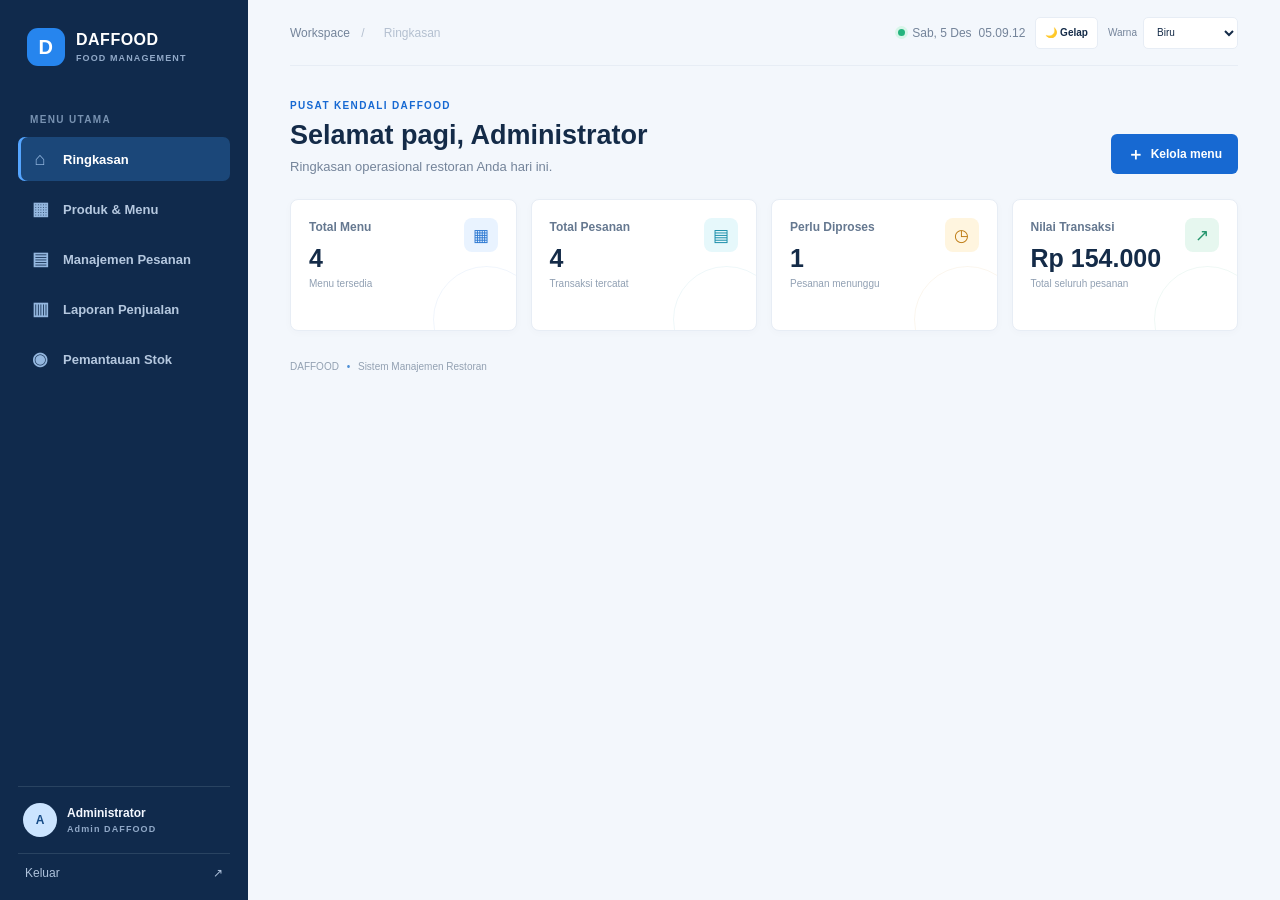
<file: dashboard.html>
<!DOCTYPE html>
<html lang="id">
<head>
    <meta charset="UTF-8">
    <meta name="viewport" content="width=device-width, initial-scale=1.0">
    <meta name="theme-color" content="#f3f7fc">
    <title>Dashboard | DAFFOOD</title>
    <link rel="stylesheet" href="css/style.css">
</head>
<body class="dashboard-page">
    <div class="dashboard-layout">
        <aside class="sidebar">
            <a class="sidebar-brand" href="index.html" aria-label="DAFFOOD beranda">
                <span class="brand-mark">D</span>
                <span>DAFFOOD<small>FOOD MANAGEMENT</small></span>
            </a>
            <p class="sidebar-label">MENU UTAMA</p>
            <nav class="sidebar-menu" aria-label="Navigasi utama">
                <a class="nav-link active" href="#overview"><span class="nav-icon">⌂</span>Ringkasan</a>
                <a class="nav-link" href="#menu"><span class="nav-icon">▦</span>Produk & Menu</a>
                <a class="nav-link" href="#transactions"><span class="nav-icon">▤</span>Manajemen Pesanan</a>
                <a class="nav-link" href="#reports"><span class="nav-icon">▥</span>Laporan Penjualan</a>
                <a class="nav-link" href="#inventory"><span class="nav-icon">◉</span>Pemantauan Stok</a>
            </nav>
            <div class="sidebar-bottom">
                <div class="profile-chip"><span class="profile-avatar" id="profile-avatar">A</span><span><strong id="profile-name">Administrator</strong><small>Admin DAFFOOD</small></span></div>
                <a class="logout-link" href="login.html" data-confirm="Apakah Anda yakin ingin keluar dari DAFFOOD?" data-clear-session="true">Keluar <span aria-hidden="true">↗</span></a>
            </div>
        </aside>

        <main class="main-content">
            <header class="topbar">
                <div class="breadcrumb">Workspace <span>/</span> <span id="current-view-label">Ringkasan</span></div>
                <div class="dashboard-tools">
                    <!-- DOM 4: jam dan tanggal diperbarui otomatis selama dashboard terbuka. -->
                    <div class="topbar-date"><span class="status-dot"></span><span id="live-date"></span><time id="live-clock"></time></div>
                    <!-- DOM 2: tombol ini mengubah dashboard antara mode terang dan gelap. -->
                    <button class="theme-toggle" id="theme-toggle" type="button" aria-pressed="false">🌙 Gelap</button>
                    <!-- DOM 3: pilihan ini mengganti warna dasar dashboard. -->
                    <label class="theme-picker">Warna
                        <select id="color-theme" aria-label="Pilih warna tema">
                            <option value="blue">Biru</option>
                            <option value="green">Hijau</option>
                            <option value="cream">Cream</option>
                            <option value="slate">Abu-abu tua</option>
                            <option value="purple">Ungu</option>
                        </select>
                    </label>
                </div>
            </header>

            <section class="dashboard-view is-active" id="overview" aria-label="Ringkasan">
                <div class="page-intro">
                    <div><p class="eyebrow">PUSAT KENDALI DAFFOOD</p><!-- DOM 1: sapaan menyesuaikan waktu lokal saat pengguna membuka dashboard. --><h1 id="greeting-title">Selamat datang, Admin</h1><p class="intro-copy">Ringkasan operasional restoran Anda hari ini.</p></div>
                    <a class="primary-button" href="#menu"><span aria-hidden="true">＋</span> Kelola menu</a>
                </div>
                <section class="stats-grid" aria-label="Ringkasan operasional">
                    <article class="stat-card stat-blue"><span class="stat-icon">▦</span><p>Total Menu</p><strong id="stat-menu">0</strong><small>Menu tersedia</small></article>
                    <article class="stat-card stat-cyan"><span class="stat-icon">▤</span><p>Total Pesanan</p><strong id="stat-orders">0</strong><small>Transaksi tercatat</small></article>
                    <article class="stat-card stat-amber"><span class="stat-icon">◷</span><p>Perlu Diproses</p><strong id="stat-pending">0</strong><small>Pesanan menunggu</small></article>
                    <article class="stat-card stat-green"><span class="stat-icon">↗</span><p>Nilai Transaksi</p><strong id="stat-revenue">Rp0</strong><small>Total seluruh pesanan</small></article>
                </section>
            </section>

            <section class="dashboard-view" id="menu" aria-label="Produk dan menu">
                <div class="page-intro"><div><p class="eyebrow">KATALOG RESTORAN</p><h1>Produk & Menu</h1><p class="intro-copy">Kelola hidangan, kategori, harga, dan ketersediaan stok.</p></div><button class="primary-button" type="button" data-create="menu"><span aria-hidden="true">＋</span> Tambah menu</button></div>
                <section class="data-section feature-section" aria-label="Daftar produk dan menu">
                    <div class="table-toolbar"><label class="search-box"><span aria-hidden="true">⌕</span><input id="menu-search" type="search" placeholder="Cari nama atau kategori..." aria-label="Cari menu"></label><span class="table-count" id="menu-count"></span></div>
                    <div class="table-wrap"><table>
                        <thead><tr><th>Nama menu</th><th>Kategori</th><th>Harga</th><th>Stok</th><th>Status</th><th class="action-heading">Aksi</th></tr></thead>
                        <tbody id="menu-rows"></tbody>
                    </table></div>
                </section>
            </section>

            <section class="dashboard-view" id="transactions" aria-label="Manajemen pesanan">
                <div class="page-intro"><div><p class="eyebrow">OPERASIONAL PESANAN</p><h1>Manajemen Pesanan</h1><p class="intro-copy">Cari pesanan, ubah status, atau unduh transaksi.</p></div><button class="primary-button" type="button" data-create="transaction"><span aria-hidden="true">＋</span> Tambah pesanan</button></div>
                <section class="data-section feature-section" aria-label="Daftar pesanan">
                    <div class="table-toolbar transaction-toolbar">
                        <label class="search-box"><span aria-hidden="true">⌕</span><input id="transaction-search" type="search" placeholder="Cari pelanggan atau menu..." aria-label="Cari pesanan"></label>
                        <div class="transaction-tools">
                            <select class="filter-select" id="transaction-status-filter" aria-label="Filter status pesanan"><option value="">Semua status</option><option>Menunggu</option><option>Diproses</option><option>Selesai</option></select>
                            <button class="outline-button" id="export-transactions" type="button"><span aria-hidden="true">↓</span> Unduh CSV</button>
                            <span class="table-count" id="transaction-count"></span>
                        </div>
                    </div>
                    <div class="table-wrap"><table>
                        <thead><tr><th>ID pesanan</th><th>Pelanggan</th><th>Menu</th><th>Jumlah</th><th>Total</th><th>Status</th><th class="action-heading">Aksi</th></tr></thead>
                        <tbody id="transaction-rows"></tbody>
                    </table></div>
                </section>
            </section>

            <section class="dashboard-view" id="reports" aria-label="Laporan penjualan">
                <div class="page-intro"><div><p class="eyebrow">ANALISIS PENJUALAN</p><h1>Laporan Penjualan</h1><p class="intro-copy">Pantau nilai pesanan harian selama tujuh hari terakhir.</p></div></div>
                <article class="insight-panel sales-panel report-panel">
                    <div class="insight-heading"><div><p class="eyebrow">PERFORMA BISNIS</p><h2>Penjualan 7 Hari</h2><p>Nilai pesanan harian dalam satu minggu terakhir.</p></div><span class="insight-icon sales-icon">↗</span></div>
                    <div class="sales-summary"><strong id="weekly-revenue">Rp0</strong><span><b id="weekly-orders">0</b> pesanan minggu ini</span></div>
                    <div class="sales-chart" id="sales-chart" role="img" aria-label="Grafik nilai pesanan tujuh hari terakhir"></div>
                    <button class="outline-button" id="report-note-button" type="button">Tambah catatan laporan</button>
                    <p class="intro-copy" id="report-note" aria-live="polite"></p>
                </article>
            </section>

            <section class="dashboard-view" id="inventory" aria-label="Pemantauan stok">
                <div class="page-intro"><div><p class="eyebrow">KONTROL PERSEDIAAN</p><h1>Pemantauan Stok</h1><p class="intro-copy">Daftar menu yang perlu segera diisi ulang.</p></div><a class="primary-button" href="#menu">Kelola menu <span aria-hidden="true">→</span></a></div>
                <article class="insight-panel inventory-panel inventory-view-panel">
                    <div class="insight-heading"><div><p class="eyebrow">PERLU PERHATIAN</p><h2>Stok Menipis</h2><p>Menu dengan stok 5 porsi atau kurang.</p></div><span class="insight-icon inventory-icon">!</span></div>
                    <div class="stock-alert-list" id="stock-alert-list"></div>
                    <a class="text-link" href="#menu">Buka pengelolaan menu <span aria-hidden="true">→</span></a>
                </article>
            </section>
            <footer class="dashboard-footer">DAFFOOD <span>•</span> Sistem Manajemen Restoran</footer>
        </main>
    </div>

    <dialog class="form-dialog" id="data-dialog" aria-labelledby="dialog-title">
        <form id="data-form">
            <div class="dialog-heading"><div><p class="eyebrow">FORMULIR DATA</p><h2 id="dialog-title">Tambah data</h2></div><button class="icon-button" type="button" id="dialog-close" aria-label="Tutup">×</button></div>
            <div class="dialog-fields" id="dialog-fields"></div>
            <div class="dialog-actions"><button class="secondary-button" type="button" id="dialog-cancel">Batal</button><button class="primary-button" type="submit">Simpan data</button></div>
        </form>
    </dialog>
    <div class="toast" id="toast" role="status" aria-live="polite"></div>

    <script src="js/common.js"></script>
    <script>
        const initialMenu = [
            { id: 'm1', name: 'Nasi Ayam Bakar', category: 'Makanan utama', price: 28000, stock: 18 },
            { id: 'm2', name: 'Soto Betawi', category: 'Makanan utama', price: 32000, stock: 12 },
            { id: 'm3', name: 'Es Kopi Susu', category: 'Minuman', price: 18000, stock: 24 },
            { id: 'm4', name: 'Pisang Goreng', category: 'Camilan', price: 16000, stock: 15 }
        ];
        const dateKey = (date) => `${date.getFullYear()}-${String(date.getMonth() + 1).padStart(2, '0')}-${String(date.getDate()).padStart(2, '0')}`;
        const dateForDaysAgo = (daysAgo) => {
            const date = new Date();
            date.setHours(12, 0, 0, 0);
            date.setDate(date.getDate() - daysAgo);
            return dateKey(date);
        };
        const initialTransactions = [
            { id: 'DF-2401', customer: 'Nadia Putri', menuId: 'm1', quantity: 2, status: 'Diproses', createdAt: dateForDaysAgo(0) },
            { id: 'DF-2402', customer: 'Rizky Pratama', menuId: 'm3', quantity: 1, status: 'Selesai', createdAt: dateForDaysAgo(1) },
            { id: 'DF-2403', customer: 'Dewi Anggraini', menuId: 'm2', quantity: 1, status: 'Menunggu', createdAt: dateForDaysAgo(3) },
            { id: 'DF-2404', customer: 'Bima Saputra', menuId: 'm4', quantity: 3, status: 'Diproses', createdAt: dateForDaysAgo(5) }
        ];
        const readData = (key, fallback) => {
            try { return JSON.parse(localStorage.getItem(key)) || fallback; }
            catch { return fallback; }
        };
        let menuItems = readData('daffood-menu', initialMenu);
        let transactions = readData('daffood-transactions', initialTransactions).map((item) => ({ ...item, createdAt: item.createdAt || dateForDaysAgo(0), stockDeducted: Boolean(item.stockDeducted) }));
        let activeType = '';
        let editingId = null;
        let toastTimer;
        const lowStockThreshold = 5;
        let reportNote = '';

        const escapeHtml = (value) => String(value).replace(/[&<>"']/g, (character) => ({ '&': '&amp;', '<': '&lt;', '>': '&gt;', '"': '&quot;', "'": '&#39;' })[character]);
        const rupiah = (value) => new Intl.NumberFormat('id-ID', { style: 'currency', currency: 'IDR', maximumFractionDigits: 0 }).format(value);
        const persist = () => {
            localStorage.setItem('daffood-menu', JSON.stringify(menuItems));
            localStorage.setItem('daffood-transactions', JSON.stringify(transactions));
        };
        const menuById = (id) => menuItems.find((item) => item.id === id);
        const showToast = (message, type = 'success') => {
            const toast = document.getElementById('toast');
            toast.textContent = message;
            toast.classList.toggle('toast-error', type === 'error');
            toast.classList.add('visible');
            clearTimeout(toastTimer);
            toastTimer = setTimeout(() => toast.classList.remove('visible'), 2600);
        };
        // TUGAS BAB 4 - Web Storage mempertahankan catatan operasional laporan di perangkat pengguna.
        try {
            reportNote = localStorage.getItem('daffood-report-note') || '';
        } catch (error) {
            showToast('Catatan laporan tidak dapat dibaca dari penyimpanan browser.', 'error');
        }
        // DOM 1: ubah sapaan sesuai waktu lokal pengguna.
        function updateGreeting() {
            const hour = new Date().getHours();
            const greeting = hour < 11 ? 'Selamat pagi' : hour < 15 ? 'Selamat siang' : hour < 18 ? 'Selamat sore' : 'Selamat malam';
            const name = document.getElementById('profile-name').textContent;
            document.getElementById('greeting-title').textContent = `${greeting}, ${name}`;
        }

        // DOM 5: isi identitas profil dari Web Storage tanpa menyimpan kata sandi.
        try {
            const session = JSON.parse(localStorage.getItem('daffood-session') || 'null');
            if (session?.name) {
                document.getElementById('profile-name').textContent = session.name;
                document.getElementById('profile-avatar').textContent = session.name.trim().charAt(0).toLocaleUpperCase('id');
            }
        } catch (error) {
            showToast('Profil tidak dapat dibaca dari penyimpanan browser.', 'error');
        }

        // DOM 2 dan DOM 3: simpan preferensi tampilan dan terapkan ke halaman.
        const colorTheme = document.getElementById('color-theme');
        const themeToggle = document.getElementById('theme-toggle');
        const availableColorThemes = ['blue', 'green', 'cream', 'slate', 'purple'];
        const savedMode = localStorage.getItem('daffood-theme-mode');
        const savedColorTheme = localStorage.getItem('daffood-color-theme');
        function applyAppearance(mode, color) {
            document.body.dataset.mode = mode;
            document.body.dataset.colorTheme = color;
            themeToggle.textContent = mode === 'dark' ? '☀ Terang' : '🌙 Gelap';
            themeToggle.setAttribute('aria-pressed', String(mode === 'dark'));
            colorTheme.value = color;
        }
        let currentMode = savedMode === 'dark' ? 'dark' : 'light';
        let currentColorTheme = availableColorThemes.includes(savedColorTheme) ? savedColorTheme : 'blue';
        applyAppearance(currentMode, currentColorTheme);
        themeToggle.addEventListener('click', () => {
            currentMode = currentMode === 'dark' ? 'light' : 'dark';
            applyAppearance(currentMode, currentColorTheme);
            try {
                localStorage.setItem('daffood-theme-mode', currentMode);
            } catch (error) {
                showToast('Preferensi tema tidak dapat disimpan.', 'error');
            }
        });
        colorTheme.addEventListener('change', () => {
            currentColorTheme = colorTheme.value;
            document.body.dataset.colorTheme = currentColorTheme;
            try {
                localStorage.setItem('daffood-color-theme', currentColorTheme);
            } catch (error) {
                showToast('Preferensi warna tidak dapat disimpan.', 'error');
            }
        });

        // DOM 4: tampilkan tanggal dan jam lokal secara langsung.
        function updateClock() {
            const now = new Date();
            document.getElementById('live-date').textContent = now.toLocaleDateString('id-ID', { weekday: 'short', day: 'numeric', month: 'short' });
            document.getElementById('live-clock').textContent = now.toLocaleTimeString('id-ID', { hour: '2-digit', minute: '2-digit', second: '2-digit' });
        }
        updateGreeting();
        updateClock();
        setInterval(updateGreeting, 60_000);
        setInterval(updateClock, 1_000);
        const actionButtons = (type, id) => `<div class="row-actions"><button class="icon-button edit-button" type="button" data-edit="${type}" data-id="${escapeHtml(id)}" aria-label="Edit">✎</button><button class="icon-button delete-button" type="button" data-delete="${type}" data-id="${escapeHtml(id)}" aria-label="Hapus">×</button></div>`;
        const compactRupiah = (value) => value >= 1000000 ? `${(value / 1000000).toFixed(1)} jt` : value >= 1000 ? `${Math.round(value / 1000)} rb` : String(value);

        function getFilteredTransactions() {
            const query = document.getElementById('transaction-search').value.toLocaleLowerCase('id');
            const status = document.getElementById('transaction-status-filter').value;
            return transactions.filter((item) => {
                const matchesQuery = `${item.id} ${item.customer} ${menuById(item.menuId)?.name || ''}`.toLocaleLowerCase('id').includes(query);
                return matchesQuery && (!status || item.status === status);
            });
        }

        function renderInsights() {
            const salesDays = Array.from({ length: 7 }, (_, index) => {
                const date = new Date();
                date.setHours(12, 0, 0, 0);
                date.setDate(date.getDate() - 6 + index);
                return { key: dateKey(date), label: date.toLocaleDateString('id-ID', { weekday: 'short' }), fullDate: date.toLocaleDateString('id-ID', { day: 'numeric', month: 'short' }), revenue: 0, orders: 0 };
            });
            const salesByDate = new Map(salesDays.map((day) => [day.key, day]));
            transactions.forEach((item) => {
                const day = salesByDate.get(item.createdAt);
                if (!day) return;
                day.revenue += (menuById(item.menuId)?.price || 0) * item.quantity;
                day.orders += 1;
            });
            const weeklyRevenue = salesDays.reduce((sum, day) => sum + day.revenue, 0);
            const weeklyOrders = salesDays.reduce((sum, day) => sum + day.orders, 0);
            const peakRevenue = Math.max(...salesDays.map((day) => day.revenue), 1);
            document.getElementById('weekly-revenue').textContent = rupiah(weeklyRevenue);
            document.getElementById('weekly-orders').textContent = weeklyOrders;
            document.getElementById('sales-chart').innerHTML = salesDays.map((day) => {
                const height = day.revenue ? Math.max(8, day.revenue / peakRevenue * 100) : 0;
                return `<div class="sales-day" title="${day.fullDate}: ${rupiah(day.revenue)}"><span class="bar-value">${day.revenue ? compactRupiah(day.revenue) : ' '}</span><div class="bar-track"><span class="sales-bar" style="height: ${height}%"></span></div><span class="day-label">${day.label}</span></div>`;
            }).join('');

            const lowStockItems = menuItems.filter((item) => Number(item.stock) <= lowStockThreshold).sort((first, second) => first.stock - second.stock);
            document.getElementById('stock-alert-list').innerHTML = lowStockItems.length ? lowStockItems.slice(0, 4).map((item) => `<div class="stock-alert-item"><span class="stock-alert-mark">!</span><span class="stock-alert-name"><strong>${escapeHtml(item.name)}</strong><small>${escapeHtml(item.category)}</small></span><span class="stock-quantity">${item.stock} porsi</span></div>`).join('') : '<div class="stock-clear"><span>✓</span><p>Stok aman.<small>Tidak ada menu yang perlu diisi ulang.</small></p></div>';
        }

        function exportTransactions() {
            const filtered = getFilteredTransactions();
            if (!filtered.length) {
                showToast('Tidak ada pesanan untuk diekspor.');
                return;
            }
            const rows = [['ID Pesanan', 'Tanggal', 'Pelanggan', 'Menu', 'Jumlah', 'Harga Satuan', 'Total', 'Status']];
            filtered.forEach((item) => {
                const menu = menuById(item.menuId);
                rows.push([item.id, item.createdAt, item.customer, menu?.name || 'Menu dihapus', item.quantity, menu?.price || 0, (menu?.price || 0) * item.quantity, item.status]);
            });
            const csv = '\uFEFF' + rows.map((row) => row.map((value) => {
                const text = String(value ?? '');
                const spreadsheetSafe = /^[=+\-@]/.test(text) ? `'${text}` : text;
                return `"${spreadsheetSafe.replace(/"/g, '""')}"`;
            }).join(',')).join('\r\n');
            const file = new Blob([csv], { type: 'text/csv;charset=utf-8' });
            const url = URL.createObjectURL(file);
            const link = document.createElement('a');
            link.href = url;
            link.download = `daffood-pesanan-${dateForDaysAgo(0)}.csv`;
            link.click();
            URL.revokeObjectURL(url);
            showToast(`${filtered.length} pesanan berhasil diekspor.`);
        }

        const dashboardViewLabels = {
            overview: 'Ringkasan',
            menu: 'Produk & Menu',
            transactions: 'Manajemen Pesanan',
            reports: 'Laporan Penjualan',
            inventory: 'Pemantauan Stok'
        };

        function activateDashboardView(viewId) {
            const activeView = document.getElementById(viewId);
            if (!activeView?.classList.contains('dashboard-view')) return;
            document.querySelectorAll('.dashboard-view').forEach((view) => {
                const isActive = view === activeView;
                view.classList.toggle('is-active', isActive);
                view.setAttribute('aria-hidden', String(!isActive));
            });
            document.querySelectorAll('.nav-link').forEach((link) => {
                const isActive = link.hash === `#${viewId}`;
                link.classList.toggle('active', isActive);
                if (isActive) link.setAttribute('aria-current', 'page');
                else link.removeAttribute('aria-current');
            });
            document.getElementById('current-view-label').textContent = dashboardViewLabels[viewId];
        }

        function navigateToView(viewId) {
            if (!document.getElementById(viewId)?.classList.contains('dashboard-view')) return;
            if (window.location.hash !== `#${viewId}`) window.location.hash = viewId;
            activateDashboardView(viewId);
            window.scrollTo({ top: 0, behavior: 'smooth' });
        }

        function renderDashboard() {
            const menuQuery = document.getElementById('menu-search').value.toLocaleLowerCase('id');
            const menuFiltered = menuItems.filter((item) => `${item.name} ${item.category}`.toLocaleLowerCase('id').includes(menuQuery));
            document.getElementById('menu-rows').innerHTML = menuFiltered.length ? menuFiltered.map((item) => `<tr><td><span class="item-name">${escapeHtml(item.name)}</span></td><td>${escapeHtml(item.category)}</td><td class="price-cell">${rupiah(item.price)}</td><td>${item.stock} porsi</td><td><span class="badge ${item.stock > 0 ? 'badge-available' : 'badge-empty'}">${item.stock > 0 ? 'Tersedia' : 'Habis'}</span></td><td>${actionButtons('menu', item.id)}</td></tr>`).join('') : '<tr><td class="empty-state" colspan="6">Menu tidak ditemukan.</td></tr>';
            document.getElementById('menu-count').textContent = `${menuFiltered.length} dari ${menuItems.length} menu`;

            const transactionFiltered = getFilteredTransactions();
            document.getElementById('transaction-rows').innerHTML = transactionFiltered.length ? transactionFiltered.map((item) => {
                const menu = menuById(item.menuId);
                const total = (menu?.price || 0) * item.quantity;
                const statusClass = item.status === 'Selesai' ? 'badge-done' : item.status === 'Diproses' ? 'badge-progress' : 'badge-pending';
                return `<tr><td><span class="order-id">#${escapeHtml(item.id)}</span></td><td><span class="item-name">${escapeHtml(item.customer)}</span></td><td>${escapeHtml(menu?.name || 'Menu dihapus')}</td><td>${item.quantity}</td><td class="price-cell">${rupiah(total)}</td><td><span class="badge ${statusClass}">${escapeHtml(item.status)}</span></td><td>${actionButtons('transaction', item.id)}</td></tr>`;
            }).join('') : '<tr><td class="empty-state" colspan="7">Pesanan tidak ditemukan.</td></tr>';
            document.getElementById('transaction-count').textContent = `${transactionFiltered.length} dari ${transactions.length} pesanan`;

            document.getElementById('stat-menu').textContent = menuItems.length;
            document.getElementById('stat-orders').textContent = transactions.length;
            document.getElementById('stat-pending').textContent = transactions.filter((item) => item.status === 'Menunggu').length;
            document.getElementById('stat-revenue').textContent = rupiah(transactions.reduce((sum, item) => sum + (menuById(item.menuId)?.price || 0) * item.quantity, 0));
            renderInsights();
            document.getElementById('report-note').textContent = reportNote ? `Catatan: ${reportNote}` : '';
        }

        function openDialog(type, id = null) {
            activeType = type;
            editingId = id;
            const record = id ? (type === 'menu' ? menuById(id) : transactions.find((item) => item.id === id)) : null;
            const fields = document.getElementById('dialog-fields');
            document.getElementById('dialog-title').textContent = `${record ? 'Edit' : 'Tambah'} ${type === 'menu' ? 'menu' : 'pesanan'}`;
            if (type === 'menu') {
                fields.innerHTML = `<label>Nama menu<input name="name" type="text" value="${escapeHtml(record?.name || '')}" placeholder="Contoh: Nasi Goreng" required maxlength="60"></label><label>Kategori<input name="category" type="text" value="${escapeHtml(record?.category || '')}" placeholder="Contoh: Makanan utama" required maxlength="40"></label><div class="field-row"><label>Harga (Rp)<input name="price" type="number" min="1" step="500" value="${record?.price || ''}" placeholder="25000" required></label><label>Stok (porsi)<input name="stock" type="number" min="0" step="1" value="${record?.stock ?? ''}" placeholder="10" required></label></div>`;
            } else {
                const options = menuItems.map((item) => `<option value="${escapeHtml(item.id)}" ${record?.menuId === item.id ? 'selected' : ''}>${escapeHtml(item.name)} - ${rupiah(item.price)}</option>`).join('');
                fields.innerHTML = `<label>Nama pelanggan<input name="customer" type="text" value="${escapeHtml(record?.customer || '')}" placeholder="Nama pelanggan" required maxlength="60"></label><div class="field-row"><label>Menu<select name="menuId" required ${menuItems.length ? '' : 'disabled'}>${menuItems.length ? options : '<option value="">Tambahkan menu terlebih dahulu</option>'}</select></label><label>Jumlah<input name="quantity" type="number" min="1" step="1" value="${record?.quantity || 1}" required></label></div><label>Status pesanan<select name="status"><option ${record?.status === 'Menunggu' ? 'selected' : ''}>Menunggu</option><option ${record?.status === 'Diproses' || !record ? 'selected' : ''}>Diproses</option><option ${record?.status === 'Selesai' ? 'selected' : ''}>Selesai</option></select></label>`;
            }
            document.getElementById('data-dialog').showModal();
            fields.querySelector('input, select')?.focus();
        }

        document.querySelectorAll('[data-create]').forEach((button) => button.addEventListener('click', () => openDialog(button.dataset.create)));
        document.getElementById('dialog-close').addEventListener('click', () => document.getElementById('data-dialog').close());
        document.getElementById('dialog-cancel').addEventListener('click', () => document.getElementById('data-dialog').close());
        document.getElementById('menu-search').addEventListener('input', renderDashboard);
        document.getElementById('transaction-search').addEventListener('input', renderDashboard);
        document.getElementById('transaction-status-filter').addEventListener('change', renderDashboard);
        document.getElementById('export-transactions').addEventListener('click', exportTransactions);
        // TUGAS BAB 4 - Popup Box prompt meminta catatan; alert memberi umpan balik bila kosong atau gagal disimpan.
        document.getElementById('report-note-button').addEventListener('click', () => {
            const note = window.prompt('Masukkan catatan untuk laporan penjualan DAFFOOD:', reportNote);
            if (note === null) return;
            if (!note.trim()) {
                window.alert('Catatan laporan tidak boleh kosong.');
                return;
            }
            try {
                reportNote = note.trim();
                localStorage.setItem('daffood-report-note', reportNote);
                document.getElementById('report-note').textContent = `Catatan: ${reportNote}`;
                showToast('Catatan laporan berhasil disimpan.');
            } catch (error) {
                window.alert('Catatan laporan gagal disimpan ke browser.');
            }
        });
        document.querySelectorAll('a[href^="#"]').forEach((link) => link.addEventListener('click', (event) => {
            const viewId = link.getAttribute('href').slice(1);
            if (!document.getElementById(viewId)?.classList.contains('dashboard-view')) return;
            event.preventDefault();
            navigateToView(viewId);
        }));
        // TUGAS BAB 4 - Event hashchange memperbarui tampilan saat navigasi dan tombol kembali/maju digunakan.
        window.addEventListener('hashchange', () => activateDashboardView(window.location.hash.slice(1) || 'overview'));
        activateDashboardView(window.location.hash.slice(1) || 'overview');
        document.getElementById('data-form').addEventListener('submit', async (event) => {
            // TUGAS BAB 4 - Event submit menggunakan Promise sebelum data menu/pesanan disimpan.
            event.preventDefault();
            const submitButton = event.currentTarget.querySelector('[type="submit"]');
            submitButton.disabled = true;
            await DAFFOOD.wait(200);
            const previousMenuItems = JSON.parse(JSON.stringify(menuItems));
            const previousTransactions = JSON.parse(JSON.stringify(transactions));
            const values = Object.fromEntries(new FormData(event.currentTarget));
            if (activeType === 'menu') {
                const record = { id: editingId || `menu-${Date.now()}`, name: values.name.trim(), category: values.category.trim(), price: Number(values.price), stock: Number(values.stock) };
                if (editingId) menuItems = menuItems.map((item) => item.id === editingId ? record : item);
                else menuItems.unshift(record);
            } else {
                const existing = editingId ? transactions.find((item) => item.id === editingId) : null;
                const selectedMenu = menuById(values.menuId);
                const existingMenu = existing ? menuById(existing.menuId) : null;
                const returnedQuantity = existing?.stockDeducted && existing.menuId === values.menuId ? existing.quantity : 0;
                const quantity = Number(values.quantity);
                if (!selectedMenu || quantity > Number(selectedMenu.stock) + returnedQuantity) {
                    showToast('Stok menu tidak cukup untuk jumlah pesanan.', 'error');
                    submitButton.disabled = false;
                    return;
                }
                if (existing?.stockDeducted && existingMenu) existingMenu.stock += existing.quantity;
                selectedMenu.stock -= quantity;
                const record = { id: editingId || `DF-${String(Date.now()).slice(-6)}`, customer: values.customer.trim(), menuId: values.menuId, quantity, status: values.status, createdAt: existing?.createdAt || dateForDaysAgo(0), stockDeducted: true };
                if (editingId) transactions = transactions.map((item) => item.id === editingId ? record : item);
                else transactions.unshift(record);
            }
            try {
                persist();
            } catch (error) {
                menuItems = previousMenuItems;
                transactions = previousTransactions;
                renderDashboard();
                showToast('Data gagal disimpan ke penyimpanan browser.', 'error');
                submitButton.disabled = false;
                return;
            }
            renderDashboard();
            document.getElementById('data-dialog').close();
            submitButton.disabled = false;
            showToast(`${activeType === 'menu' ? 'Menu' : 'Pesanan'} berhasil ${editingId ? 'diperbarui' : 'ditambahkan'}.`);
        });
        document.addEventListener('click', (event) => {
            const target = event.target instanceof Element ? event.target : null;
            if (!target) return;
            const editButton = target.closest('[data-edit]');
            const deleteButton = target.closest('[data-delete]');
            if (editButton) openDialog(editButton.dataset.edit, editButton.dataset.id);
            else if (deleteButton) {
                const { delete: type, id } = deleteButton.dataset;
                const label = type === 'menu' ? menuById(id)?.name : `pesanan #${id}`;
                if (!window.confirm(`Apakah Anda yakin ingin menghapus ${label}?`)) return;
                const previousMenuItems = JSON.parse(JSON.stringify(menuItems));
                const previousTransactions = JSON.parse(JSON.stringify(transactions));
                if (type === 'menu') menuItems = menuItems.filter((item) => item.id !== id);
                else {
                    const transaction = transactions.find((item) => item.id === id);
                    const menu = transaction?.stockDeducted ? menuById(transaction.menuId) : null;
                    if (menu) menu.stock += transaction.quantity;
                    transactions = transactions.filter((item) => item.id !== id);
                }
                try {
                    persist();
                } catch (error) {
                    menuItems = previousMenuItems;
                    transactions = previousTransactions;
                    renderDashboard();
                    showToast('Data gagal disimpan ke penyimpanan browser.', 'error');
                    return;
                }
                renderDashboard();
                showToast('Data berhasil dihapus.');
            }
        });
        renderDashboard();
    </script>
</body>
</html>
</file>
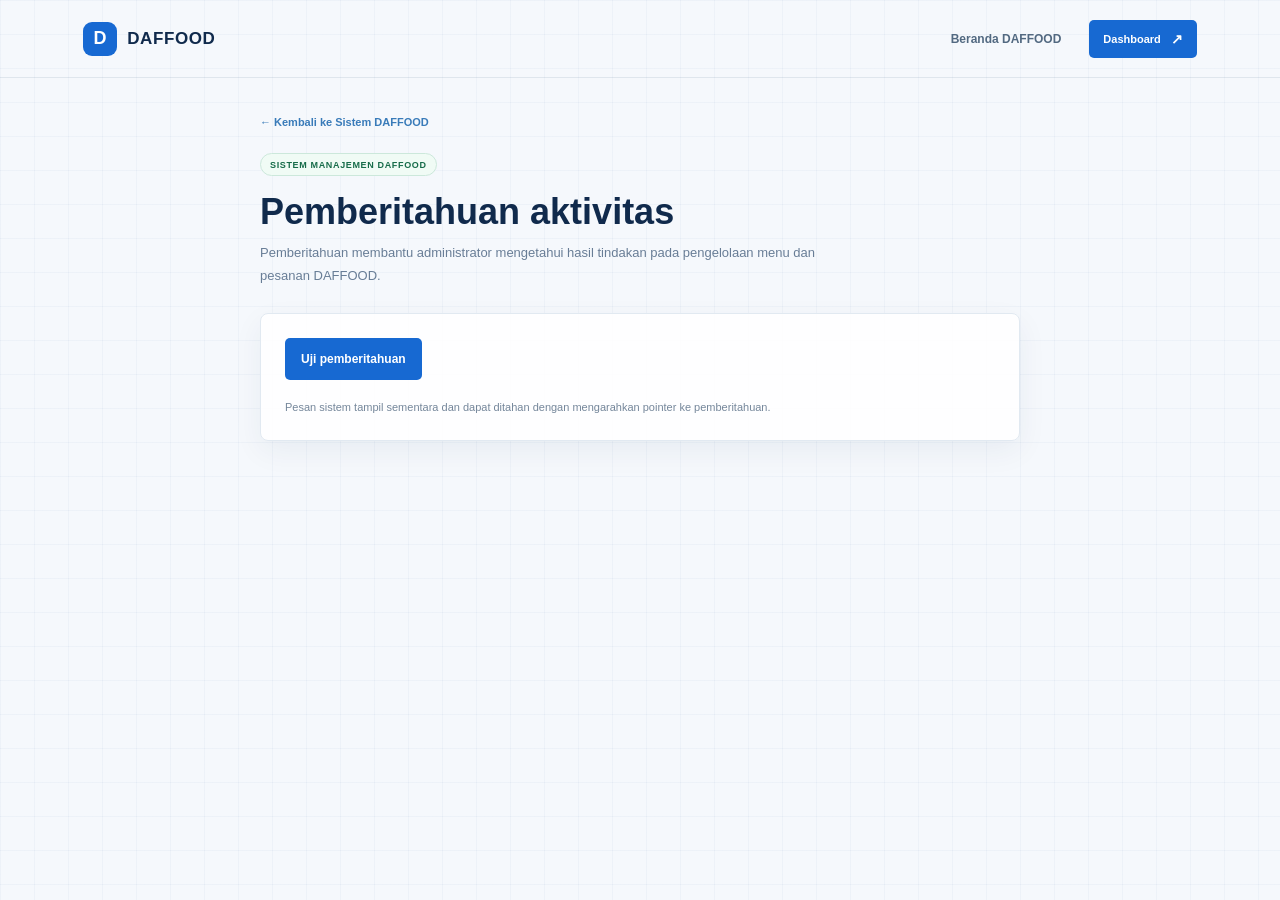
<file: toast.html>
<!DOCTYPE html>
<html lang="id">
<head>
    <meta charset="UTF-8">
    <meta name="viewport" content="width=device-width, initial-scale=1.0">
    <title>Pemberitahuan Sistem | DAFFOOD</title>
    <link rel="stylesheet" href="css/style.css">
</head>
<body class="home-page">
    <header class="home-header">
        <a class="home-brand" href="index.html" aria-label="DAFFOOD beranda"><span class="home-brand-mark">D</span>DAFFOOD</a>
        <nav class="home-nav" aria-label="Navigasi utama"><a class="home-login" href="index.html">Beranda DAFFOOD</a><a class="home-register" href="dashboard.html">Dashboard <span aria-hidden="true">↗</span></a></nav>
    </header>
    <main class="demo-main">
        <a class="demo-back" href="index.html#fitur">← Kembali ke Sistem DAFFOOD</a>
        <span class="feature-label toast-label">SISTEM MANAJEMEN DAFFOOD</span>
        <h1>Pemberitahuan aktivitas</h1>
        <p class="demo-description">Pemberitahuan membantu administrator mengetahui hasil tindakan pada pengelolaan menu dan pesanan DAFFOOD.</p>
        <section class="demo-panel" aria-label="Pemberitahuan sistem DAFFOOD">
            <button class="demo-button" id="toast-trigger" type="button">Uji pemberitahuan</button>
            <p class="demo-hint">Pesan sistem tampil sementara dan dapat ditahan dengan mengarahkan pointer ke pemberitahuan.</p>
        </section>
    </main>
    <!-- PENANDA TOAST/SNACKBAR: pesan notifikasi sementara ditampilkan di elemen ini. -->
    <div class="demo-toast" id="demo-toast" role="status" aria-live="polite"></div>
    <script>
        // TUGAS BAB 4 - Event click memunculkan pemberitahuan saat aksi sistem dijalankan.
        const toastTrigger = document.getElementById('toast-trigger');
        const toastMessage = document.getElementById('demo-toast');
        let toastTimer;

        toastTrigger.addEventListener('click', () => {
            toastMessage.textContent = 'Informasi Sistem Manajemen DAFFOOD berhasil ditampilkan.';
            toastMessage.classList.add('is-visible');
            clearTimeout(toastTimer);
            toastTimer = setTimeout(() => toastMessage.classList.remove('is-visible'), 2600);
        });

        // TUGAS BAB 4 - Event mouseenter/mouseleave menahan lalu melanjutkan waktu tampil pesan.
        toastMessage.addEventListener('mouseenter', () => clearTimeout(toastTimer));
        toastMessage.addEventListener('mouseleave', () => {
            toastTimer = setTimeout(() => toastMessage.classList.remove('is-visible'), 2600);
        });
    </script>
    <script src="js/common.js"></script>
</body>
</html>
</file>
<file: css/style.css>
/* ================= INDEX / LANDING PAGE STYLES ================= */
.navbar {
    display: flex;
    justify-content: space-between;
    align-items: center;
    padding: 20px 40px;
    background-color: var(--white);
    box-shadow: 0 2px 4px rgba(0, 0, 0, 0.05);
}

.navbar-brand {
    font-size: 24px;
    font-weight: bold;
    color: var(--primary-color);
    letter-spacing: 1px;
}

.navbar-nav {
    display: flex;
    gap: 15px;
    align-items: center;
}

.btn-outline {
    padding: 8px 20px;
    border: 2px solid var(--primary-color);
    color: var(--primary-color);
    border-radius: 4px;
    text-decoration: none;
    font-weight: 600;
    font-size: 14px;
    transition: all 0.3s ease;
}

.btn-outline:hover {
    background-color: var(--primary-color);
    color: var(--white);
}

.btn-fill {
    padding: 8px 20px;
    background-color: var(--primary-color);
    color: var(--white);
    border: 2px solid var(--primary-color);
    border-radius: 4px;
    text-decoration: none;
    font-weight: 600;
    font-size: 14px;
    transition: all 0.3s ease;
}

.btn-fill:hover {
    background-color: var(--primary-hover);
    border-color: var(--primary-hover);
}

.hero-section {
    display: flex;
    align-items: center;
    justify-content: space-between;
    padding: 60px 40px;
    max-width: 1200px;
    margin: 0 auto;
    min-height: calc(100vh - 80px);
}

.hero-text {
    flex: 1;
    padding-right: 40px;
}

.hero-title {
    font-size: 48px;
    color: var(--text-color);
    margin-bottom: 20px;
    line-height: 1.2;
}

.hero-title span {
    color: var(--primary-color);
}

.hero-desc {
    font-size: 16px;
    color: #6b7280;
    margin-bottom: 30px;
    line-height: 1.6;
}

.hero-buttons {
    display: flex;
    gap: 15px;
}

.hero-image {
    flex: 1;
    display: flex;
    justify-content: center;
}

.placeholder-img {
    width: 100%;
    max-width: 450px;
    height: 300px;
    background-color: #e5e7eb; /* Abu-abu konsisten dengan prototipe */
    border-radius: 8px;
}

/* Responsive Index Page */
@media (max-width: 768px) {
    .navbar {
        padding: 15px 20px;
    }

    .hero-section {
        flex-direction: column-reverse;
        padding: 30px 20px;
        text-align: center;
    }

    .hero-text {
        padding-right: 0;
        margin-top: 30px;
    }

    .hero-title {
        font-size: 32px;
    }

    .hero-buttons {
        justify-content: center;
    }

    .placeholder-img {
        height: 200px;
    }
}

/* ================= DAFFOOD DASHBOARD ================= */
.dashboard-page {
    --dash-ink: #142b48;
    --dash-muted: #74849a;
    --dash-blue: #1769d2;
    --dash-blue-dark: #1056b3;
    --dash-line: #e7edf5;
    --dash-surface: #ffffff;
    min-height: 100vh;
    margin: 0;
    color: var(--dash-ink);
    background: #f3f7fc;
    font-family: "Segoe UI", Tahoma, sans-serif;
}

.dashboard-page * { box-sizing: border-box; }
.dashboard-layout { min-height: 100vh; }
.dashboard-page .sidebar {
    position: fixed;
    inset: 0 auto 0 0;
    z-index: 5;
    display: flex;
    width: 248px;
    flex-direction: column;
    padding: 28px 18px 20px;
    color: #dceaff;
    background: #102a4c;
}
.dashboard-page .sidebar-brand {
    display: flex;
    align-items: center;
    gap: 11px;
    margin: 0 9px 48px;
    color: #fff;
    font-size: 16px;
    font-weight: 800;
    letter-spacing: .5px;
    text-decoration: none;
}
.brand-mark {
    display: grid;
    width: 38px;
    height: 38px;
    place-items: center;
    border-radius: 11px;
    color: #fff;
    background: #2685ee;
    font-size: 20px;
}
.sidebar-brand small, .profile-chip small { display: block; margin-top: 4px; color: #91a9c8; font-size: 9px; font-weight: 600; letter-spacing: 1.1px; }
.sidebar-label, .eyebrow { margin: 0; color: #7c91ab; font-size: 10px; font-weight: 800; letter-spacing: 1.35px; }
.sidebar-label { padding: 0 12px 12px; color: #7892b1; }
.sidebar-menu { display: grid; gap: 6px; }
.nav-link {
    display: flex;
    align-items: center;
    gap: 13px;
    min-height: 44px;
    padding: 0 12px;
    border-radius: 7px;
    color: #b5c8df;
    font-size: 13px;
    font-weight: 600;
    text-decoration: none;
    transition: background .18s ease, color .18s ease;
}
.nav-link:hover, .nav-link.active { color: #fff; background: #1b4779; }
.nav-link.active { box-shadow: inset 3px 0 #55a5ff; }
.nav-icon { display: inline-grid; width: 20px; place-items: center; color: #94b7df; font-size: 18px; }
.sidebar-bottom { margin-top: auto; }
.profile-chip { display: flex; align-items: center; gap: 10px; padding: 16px 5px; border-top: 1px solid #294361; color: #f4f8ff; font-size: 12px; }
.profile-avatar { display: grid; width: 34px; height: 34px; place-items: center; border-radius: 50%; color: #164c88; background: #cbe4ff; font-weight: 800; }
.logout-link { display: flex; justify-content: space-between; padding: 12px 7px 0; border-top: 1px solid #294361; color: #aec2db; font-size: 12px; text-decoration: none; }
.logout-link:hover { color: #fff; }
.dashboard-page .main-content { max-width: 1600px; min-height: 100vh; margin-left: 248px; padding: 0 42px 24px; }
.dashboard-view { display: none; }
.dashboard-view.is-active { display: block; }
.topbar { display: flex; min-height: 66px; align-items: center; justify-content: space-between; border-bottom: 1px solid #e5ebf3; color: #73839a; font-size: 12px; }
.breadcrumb span { padding: 0 8px; color: #b4c0d0; }
.topbar-date { display: flex; align-items: center; gap: 8px; }
.status-dot { width: 7px; height: 7px; border-radius: 50%; background: #24b47e; box-shadow: 0 0 0 3px #d8f5e9; }
.page-intro { display: flex; align-items: end; justify-content: space-between; gap: 20px; padding: 34px 0 25px; }
.page-intro .eyebrow, .section-heading .eyebrow, .dialog-heading .eyebrow { margin-bottom: 9px; color: #4582c7; }
.page-intro h1 { margin: 0; color: #142b48; font-size: 27px; font-weight: 750; letter-spacing: 0; }
.intro-copy { margin: 8px 0 0; color: var(--dash-muted); font-size: 13px; }
.primary-button, .secondary-button {
    display: inline-flex;
    min-height: 40px;
    align-items: center;
    justify-content: center;
    gap: 7px;
    padding: 0 15px;
    border: 1px solid transparent;
    border-radius: 6px;
    color: #fff;
    background: var(--dash-blue);
    cursor: pointer;
    font: inherit;
    font-size: 12px;
    font-weight: 700;
    text-decoration: none;
    transition: background .18s ease, transform .18s ease;
    white-space: nowrap;
}
.primary-button:hover { background: var(--dash-blue-dark); transform: translateY(-1px); }
.primary-button span { font-size: 17px; line-height: 1; }
.stats-grid { display: grid; grid-template-columns: repeat(4, minmax(0, 1fr)); gap: 14px; margin-bottom: 27px; }
.stat-card { position: relative; min-height: 132px; padding: 18px; overflow: hidden; border: 1px solid var(--dash-line); border-radius: 8px; background: var(--dash-surface); box-shadow: 0 2px 8px rgba(29, 62, 101, .025); }
.stat-card::after { position: absolute; right: -24px; bottom: -43px; width: 105px; height: 105px; border: 1px solid currentColor; border-radius: 50%; content: ""; opacity: .07; }
.stat-icon { float: right; display: grid; width: 34px; height: 34px; place-items: center; border-radius: 8px; font-size: 17px; }
.stat-card p { margin: 2px 0 10px; color: #657890; font-size: 12px; font-weight: 600; }
.stat-card strong { display: block; color: #1b3453; font-size: 25px; font-weight: 750; }
.stat-card small { display: block; margin-top: 5px; color: #91a0b3; font-size: 10px; }
.stat-blue { color: #2c78d2; }.stat-blue .stat-icon { background: #e9f3ff; }
.stat-cyan { color: #148ba7; }.stat-cyan .stat-icon { background: #e6f8fb; }
.stat-amber { color: #bd7a12; }.stat-amber .stat-icon { background: #fff5df; }
.stat-green { color: #24956d; }.stat-green .stat-icon { background: #e6f7ef; }
.data-section { margin-bottom: 23px; padding: 21px 22px 0; border: 1px solid var(--dash-line); border-radius: 8px; background: #fff; box-shadow: 0 3px 12px rgba(29, 62, 101, .025); scroll-margin-top: 18px; }
.feature-section { margin-top: 0; }
.section-heading { display: flex; align-items: center; justify-content: space-between; gap: 16px; }
.section-heading h2, .dialog-heading h2 { margin: 0; color: #1b3453; font-size: 17px; font-weight: 750; letter-spacing: 0; }
.section-heading > div > p:last-child { margin: 6px 0 0; color: var(--dash-muted); font-size: 11px; }
.table-toolbar { display: flex; align-items: center; justify-content: space-between; gap: 14px; padding: 17px 0 12px; }
.search-box { display: flex; width: min(320px, 100%); height: 36px; align-items: center; gap: 8px; padding: 0 10px; border: 1px solid #e2e9f2; border-radius: 5px; color: #94a5b9; }
.search-box:focus-within { border-color: #77adeb; box-shadow: 0 0 0 3px rgba(39, 125, 218, .09); }
.search-box > span { font-size: 19px; }
.search-box input { width: 100%; border: 0; outline: 0; color: #233b59; background: transparent; font: inherit; font-size: 11px; }
.search-box input::placeholder { color: #9aa9ba; }
.table-count { color: #8594a7; font-size: 10px; white-space: nowrap; }
.table-wrap { width: 100%; overflow-x: auto; }
.dashboard-page table { width: 100%; min-width: 690px; border-collapse: collapse; text-align: left; }
.dashboard-page th { padding: 11px 10px; border-top: 1px solid #edf1f6; border-bottom: 1px solid #edf1f6; color: #8392a5; background: #fbfcfe; font-size: 10px; font-weight: 700; white-space: nowrap; }
.dashboard-page td { height: 53px; padding: 9px 10px; border-bottom: 1px solid #eef2f7; color: #63758c; font-size: 11px; white-space: nowrap; }
.dashboard-page tbody tr:last-child td { border-bottom: 0; }
.dashboard-page tbody tr:hover { background: #fbfdff; }
.dashboard-page .item-name { color: #203854; font-weight: 650; }
.dashboard-page .price-cell { color: #1c3859; font-weight: 650; }
.order-id { color: #3978bd; font-size: 10px; font-weight: 700; }
.badge { display: inline-flex; min-height: 22px; align-items: center; padding: 0 8px; border-radius: 4px; font-size: 9px; font-weight: 700; }
.badge-available, .badge-done { color: #168253; background: #e8f7ef; }
.badge-empty, .badge-pending { color: #a56a0b; background: #fff4df; }
.badge-progress { color: #286bb2; background: #e9f3ff; }
.action-heading { text-align: right; }
.row-actions { display: flex; justify-content: flex-end; gap: 5px; }
.icon-button { display: inline-grid; width: 29px; height: 29px; place-items: center; border: 1px solid #e5ebf2; border-radius: 5px; color: #58718e; background: #fff; cursor: pointer; font: inherit; font-size: 15px; }
.icon-button:hover { border-color: #a9c8eb; color: #1769d2; background: #f4f9ff; }
.icon-button.delete-button:hover { border-color: #f0c5c5; color: #c74444; background: #fff7f7; }
.empty-state { height: 70px !important; color: #8c9aad !important; text-align: center; }
.dashboard-footer { padding: 3px 0 10px; color: #93a1b2; font-size: 10px; }
.dashboard-footer span { padding: 0 5px; color: #4c8ed5; }
.form-dialog { width: min(470px, calc(100vw - 28px)); max-width: none; padding: 0; border: 1px solid #e1e9f3; border-radius: 9px; color: var(--dash-ink); box-shadow: 0 20px 65px rgba(16, 42, 76, .22); }
.form-dialog::backdrop { background: rgba(13, 34, 60, .46); backdrop-filter: blur(2px); }
.form-dialog form { padding: 23px; }
.dialog-heading { display: flex; align-items: center; justify-content: space-between; padding-bottom: 18px; border-bottom: 1px solid #edf1f6; }
.dialog-heading .icon-button { width: 32px; height: 32px; font-size: 21px; }
.dialog-fields { display: grid; gap: 14px; padding: 20px 0; }
.dialog-fields label { display: grid; gap: 7px; color: #425873; font-size: 11px; font-weight: 700; }
.dialog-fields input, .dialog-fields select { width: 100%; min-width: 0; height: 39px; padding: 0 10px; border: 1px solid #dce5ef; border-radius: 5px; outline: none; color: #243b57; background: #fff; font: inherit; font-size: 12px; }
.dialog-fields input:focus, .dialog-fields select:focus { border-color: #6aa4e6; box-shadow: 0 0 0 3px rgba(39, 125, 218, .1); }
.field-row { display: grid; grid-template-columns: 1fr 1fr; gap: 12px; }
.dialog-actions { display: flex; justify-content: flex-end; gap: 8px; padding-top: 16px; border-top: 1px solid #edf1f6; }
.secondary-button { border-color: #dce5ef; color: #52677f; background: #fff; }
.secondary-button:hover { background: #f5f8fc; }
.toast { position: fixed; right: 25px; bottom: 22px; z-index: 10; padding: 12px 17px; border: 1px solid #cce8db; border-radius: 6px; color: #176c4a; background: #f0fbf5; box-shadow: 0 8px 28px rgba(18, 55, 85, .12); font-size: 12px; opacity: 0; pointer-events: none; transform: translateY(8px); transition: opacity .2s ease, transform .2s ease; }
.toast.visible { opacity: 1; transform: translateY(0); }
.toast.toast-error { border-color: #f0cece; color: #a43b3b; background: #fff5f5; }
.insights-grid { display: grid; grid-template-columns: minmax(0, 1.5fr) minmax(260px, .9fr); gap: 14px; margin-bottom: 23px; scroll-margin-top: 18px; }
.insight-panel { min-width: 0; min-height: 226px; padding: 19px 20px 15px; border: 1px solid var(--dash-line); border-radius: 8px; background: #fff; box-shadow: 0 3px 12px rgba(29, 62, 101, .025); }
.report-panel { max-width: 900px; min-height: 330px; padding: 25px; }
.report-panel .sales-chart { height: 190px; gap: 18px; }
.inventory-view-panel { max-width: 780px; min-height: 270px; padding: 25px; }
.inventory-view-panel .stock-alert-list { min-height: 155px; padding-top: 12px; }
.insight-heading { display: flex; align-items: flex-start; justify-content: space-between; gap: 12px; }
.insight-heading .eyebrow { margin-bottom: 7px; color: #4582c7; }
.insight-heading h2 { margin: 0; color: #1b3453; font-size: 16px; font-weight: 750; }
.insight-heading > div > p:last-child { margin: 6px 0 0; color: #8391a3; font-size: 10px; }
.insight-icon { display: grid; width: 31px; height: 31px; flex: 0 0 31px; place-items: center; border-radius: 7px; font-size: 15px; font-weight: 800; }
.sales-icon { color: #147f90; background: #e7f8fa; }
.inventory-icon { color: #a86c0c; background: #fff3dc; }
.sales-summary { display: flex; align-items: baseline; gap: 10px; margin: 15px 0 2px; }
.sales-summary strong { color: #1c3859; font-size: 20px; }
.sales-summary span { color: #8795a7; font-size: 10px; }
.sales-summary b { color: #54718d; }
.sales-chart { display: grid; height: 103px; grid-template-columns: repeat(7, minmax(0, 1fr)); gap: 9px; padding-top: 4px; border-bottom: 1px solid #e9eff5; }
.sales-day { display: grid; min-width: 0; grid-template-rows: 16px 1fr 18px; text-align: center; }
.bar-value { overflow: hidden; color: #8292a5; font-size: 8px; text-overflow: ellipsis; white-space: nowrap; }
.bar-track { display: flex; height: 100%; align-items: flex-end; justify-content: center; background: repeating-linear-gradient(to top, transparent 0, transparent 24px, #f0f4f8 25px); }
.sales-bar { display: block; width: min(24px, 65%); min-height: 0; border-radius: 4px 4px 0 0; background: linear-gradient(180deg, #54b7ca, #2479d0); transition: height .25s ease; }
.day-label { padding-top: 4px; color: #8392a5; font-size: 9px; text-transform: capitalize; }
.stock-alert-list { min-height: 109px; padding: 7px 0 2px; }
.stock-alert-item { display: flex; min-height: 36px; align-items: center; gap: 8px; border-bottom: 1px solid #eff3f7; }
.stock-alert-item:last-child { border-bottom: 0; }
.stock-alert-mark { display: grid; width: 20px; height: 20px; flex: 0 0 20px; place-items: center; border-radius: 50%; color: #a86c0c; background: #fff3dc; font-size: 10px; font-weight: 800; }
.stock-alert-name { min-width: 0; flex: 1; }
.stock-alert-name strong, .stock-alert-name small { display: block; overflow: hidden; text-overflow: ellipsis; white-space: nowrap; }
.stock-alert-name strong { color: #28425f; font-size: 10px; }
.stock-alert-name small { margin-top: 3px; color: #97a3b2; font-size: 8px; }
.stock-quantity { color: #a66a0a; font-size: 9px; font-weight: 750; white-space: nowrap; }
.stock-clear { display: flex; min-height: 103px; align-items: center; gap: 9px; color: #22815e; }
.stock-clear > span { display: grid; width: 25px; height: 25px; place-items: center; border-radius: 50%; background: #e7f6ee; font-weight: 800; }
.stock-clear p { margin: 0; color: #3c5c75; font-size: 10px; font-weight: 700; }
.stock-clear small { display: block; margin-top: 4px; color: #8998a8; font-size: 9px; font-weight: 400; }
.text-link { display: inline-flex; align-items: center; gap: 6px; color: #397bb9; font-size: 9px; font-weight: 750; text-decoration: none; }
.text-link:hover { color: #1056b3; }
.transaction-toolbar { align-items: center; }
.transaction-tools { display: flex; align-items: center; justify-content: flex-end; gap: 8px; }
.filter-select { height: 36px; padding: 0 27px 0 9px; border: 1px solid #e2e9f2; border-radius: 5px; outline: none; color: #52677f; background: #fff; font: inherit; font-size: 10px; }
.filter-select:focus { border-color: #77adeb; box-shadow: 0 0 0 3px rgba(39, 125, 218, .09); }
.outline-button { display: inline-flex; height: 36px; align-items: center; gap: 6px; padding: 0 9px; border: 1px solid #dce6f0; border-radius: 5px; color: #3973ad; background: #fff; cursor: pointer; font: inherit; font-size: 10px; font-weight: 700; white-space: nowrap; }
.outline-button:hover { border-color: #a9c8eb; background: #f4f9ff; }
.outline-button span { font-size: 14px; }

@media (max-width: 1100px) {
    .dashboard-page .main-content { padding-right: 26px; padding-left: 26px; }
    .stats-grid { grid-template-columns: repeat(2, minmax(0, 1fr)); }
    .insights-grid { grid-template-columns: minmax(0, 1.2fr) minmax(240px, .8fr); }
}
@media (max-width: 720px) {
    .dashboard-page .sidebar { position: sticky; inset: 0 0 auto; width: 100%; padding: 11px 14px 9px; }
    .dashboard-page .sidebar-brand { margin: 0 4px 10px; }
    .brand-mark { width: 33px; height: 33px; }
    .sidebar-label, .sidebar-bottom { display: none; }
    .sidebar-menu { grid-template-columns: repeat(5, minmax(0, 1fr)); gap: 3px; }
    .nav-link { min-height: 40px; justify-content: center; gap: 4px; padding: 0 3px; font-size: 9px; line-height: 1.2; text-align: center; }
    .nav-link.active { box-shadow: inset 0 -2px #55a5ff; }
    .nav-icon { width: auto; font-size: 15px; }
    .dashboard-page .main-content { margin-left: 0; padding: 0 15px 18px; }
    .topbar { min-height: 46px; }
    .topbar-date { font-size: 10px; }
    .page-intro { align-items: flex-start; padding: 24px 0 20px; }
    .page-intro h1 { font-size: 23px; }
    .intro-copy { max-width: 290px; line-height: 1.5; }
    .page-intro > .primary-button { min-height: 36px; padding: 0 10px; font-size: 10px; }
    .stats-grid { gap: 9px; margin-bottom: 18px; }
    .stat-card { min-height: 116px; padding: 13px; }
    .stat-card strong { font-size: 21px; }
    .stat-card p { max-width: 90px; line-height: 1.35; }
    .stat-icon { width: 29px; height: 29px; }
    .data-section { margin-bottom: 16px; padding: 17px 13px 0; }
    .insights-grid { grid-template-columns: 1fr; gap: 10px; margin-bottom: 16px; }
    .insight-panel { min-height: 210px; padding: 16px 14px 13px; }
    .section-heading { align-items: flex-start; }
    .section-heading h2 { font-size: 15px; }
    .section-heading > div > p:last-child { max-width: 230px; line-height: 1.45; }
    .section-heading .primary-button { min-height: 34px; padding: 0 8px; font-size: 10px; }
    .table-toolbar { flex-wrap: wrap; gap: 8px; }
    .search-box { width: min(100%, 300px); }
    .transaction-tools { width: 100%; flex-wrap: wrap; justify-content: flex-start; }
    .transaction-tools .table-count { margin-left: auto; }
    .table-count { font-size: 9px; }
}
@media (max-width: 390px) {
    .nav-link { flex-direction: column; gap: 0; min-height: 44px; font-size: 9px; }
    .page-intro { flex-direction: column; }
    .stats-grid { grid-template-columns: 1fr 1fr; }
    .section-heading { flex-direction: column; }
    .field-row { grid-template-columns: 1fr; }
}

/* ================= DAFFOOD HOME PAGE ================= */
.home-page {
    --home-ink: #102a4c;
    --home-blue: #1769d2;
    --home-muted: #687d96;
    margin: 0;
    color: var(--home-ink);
    background-color: #f5f8fc;
    background-image: linear-gradient(rgba(28, 83, 143, .035) 1px, transparent 1px), linear-gradient(90deg, rgba(28, 83, 143, .035) 1px, transparent 1px);
    background-size: 34px 34px;
    font-family: "Segoe UI", Tahoma, sans-serif;
}
.home-page * { box-sizing: border-box; }
.home-header { position: relative; z-index: 2; display: flex; max-width: 1360px; min-height: 78px; align-items: center; justify-content: space-between; margin: 0 auto; padding: 0 6.5%; border-bottom: 1px solid rgba(34, 71, 112, .1); }
.home-brand { display: inline-flex; align-items: center; gap: 10px; color: #102a4c; font-size: 17px; font-weight: 850; letter-spacing: .6px; text-decoration: none; }
.home-brand-mark { display: grid; width: 34px; height: 34px; place-items: center; border-radius: 9px; color: white; background: #1769d2; font-size: 18px; }
.home-nav { display: flex; align-items: center; gap: 28px; }
.home-nav-link, .home-login { color: #526981; font-size: 12px; font-weight: 650; text-decoration: none; transition: color .18s ease; }
.home-nav-link:hover, .home-login:hover { color: #1769d2; }
.home-register { display: inline-flex; min-height: 38px; align-items: center; gap: 10px; padding: 0 14px; border-radius: 5px; color: white; background: #1769d2; font-size: 11px; font-weight: 700; text-decoration: none; transition: background .18s ease; }
.home-register:hover, .home-cta:hover { background: #1056b3; }
.home-register span { font-size: 14px; }
.home-hero { display: grid; max-width: 1360px; min-height: 560px; grid-template-columns: 1fr .92fr; align-items: center; gap: 6%; margin: 0 auto; padding: 48px 6.5% 54px; }
.home-hero-copy { position: relative; z-index: 1; padding: 9px 0 12px; animation: home-enter .55s ease both; }
.home-kicker { display: flex; align-items: center; gap: 9px; margin: 0 0 20px; color: #3f6f9f; font-size: 10px; font-weight: 800; letter-spacing: 1.4px; }
.home-kicker span { display: inline-block; width: 24px; height: 2px; background: #28a2bf; }
.home-hero h1 { margin: 0; color: #102a4c; font-size: 64px; font-weight: 850; line-height: 1; letter-spacing: 0; }
.home-hero h1 span { color: #1887cc; }
.home-subtitle { margin: 22px 0 13px; color: #234364; font-family: Georgia, "Times New Roman", serif; font-size: 27px; line-height: 1.35; }
.home-subtitle strong { color: #1769d2; font-weight: 700; }
.home-description { max-width: 435px; margin: 0; color: var(--home-muted); font-size: 13px; line-height: 1.8; }
.home-actions { display: flex; align-items: center; gap: 21px; margin-top: 24px; }
.home-cta { display: inline-flex; min-height: 44px; align-items: center; gap: 15px; padding: 0 16px; border-radius: 5px; color: #fff; background: #1769d2; font-size: 12px; font-weight: 700; text-decoration: none; transition: background .18s ease, transform .18s ease; }
.home-cta:hover { transform: translateY(-1px); }
.home-cta span { font-size: 17px; }
.home-secondary { color: #385979; font-size: 11px; font-weight: 700; text-decoration: none; }
.home-secondary:hover { color: #1769d2; }
.home-proof { display: flex; align-items: center; gap: 10px; margin-top: 31px; padding-top: 18px; border-top: 1px solid #dfe8f2; }
.proof-mark { display: grid; width: 25px; height: 25px; place-items: center; border-radius: 50%; color: #18805e; background: #e4f5ee; font-size: 12px; font-weight: 800; }
.home-proof p { margin: 0; color: #34506e; font-size: 10px; }
.home-proof strong, .home-proof span { display: block; }
.home-proof span { margin-top: 4px; color: #8797aa; }
.home-hero-visual { position: relative; min-width: 0; height: 420px; animation: home-enter .7s .08s ease both; }
.home-hero-visual::before { position: absolute; top: -13px; right: -13px; width: 65%; height: 65%; border-top: 2px solid #34a5cb; border-right: 2px solid #34a5cb; content: ""; }
.home-hero-visual img { position: relative; display: block; width: 100%; height: 100%; object-fit: cover; object-position: center; border-radius: 4px 4px 34px 4px; box-shadow: 0 18px 45px rgba(23, 62, 104, .15); }
.visual-caption { position: absolute; right: 0; bottom: 0; left: 0; display: flex; min-height: 47px; align-items: center; gap: 10px; padding: 0 15px; border-radius: 0 0 30px 0; color: white; background: linear-gradient(90deg, rgba(13, 42, 75, .88), rgba(13, 42, 75, .22)); font-size: 8px; font-weight: 750; letter-spacing: 1.2px; }
.caption-rule { width: 22px; height: 2px; background: #68d0dd; }
.home-benefits { display: grid; max-width: 1360px; grid-template-columns: 1.15fr repeat(3, 1fr); gap: 30px; margin: 0 auto; padding: 25px 6.5% 31px; border-top: 1px solid rgba(34, 71, 112, .13); background: rgba(255, 255, 255, .68); }
.benefit-intro { align-self: center; }
.benefit-index { color: #4c88bd; font-size: 9px; font-weight: 800; letter-spacing: 1.1px; }
.benefit-intro h2 { margin: 8px 0 0; color: #193653; font-family: Georgia, "Times New Roman", serif; font-size: 19px; font-weight: 500; line-height: 1.3; }
.benefit-item { padding: 3px 0 0 15px; border-left: 1px solid #e1e9f1; }
.benefit-symbol { display: inline-grid; width: 27px; height: 27px; place-items: center; border-radius: 6px; color: #1769d2; background: #e9f3ff; font-size: 15px; }
.benefit-symbol-cyan { color: #16869f; background: #e5f7fa; }
.benefit-symbol-green { color: #21845f; background: #e8f6ef; }
.benefit-item h3 { margin: 9px 0 5px; color: #1f3d5d; font-size: 12px; font-weight: 750; }
.benefit-item p { max-width: 210px; margin: 0; color: #74869a; font-size: 10px; line-height: 1.6; }
.home-footer { display: flex; max-width: 1360px; align-items: center; justify-content: space-between; margin: 0 auto; padding: 17px 6.5%; border-top: 1px solid #e5ebf2; color: #8a9aae; font-size: 9px; }
.home-footer > span:first-child { color: #456787; font-weight: 800; letter-spacing: .8px; }
.home-footer a { color: #397bb9; font-weight: 700; text-decoration: none; }
@keyframes home-enter { from { opacity: 0; transform: translateY(10px); } to { opacity: 1; transform: translateY(0); } }

@media (max-width: 850px) {
    .home-header { min-height: 67px; padding-right: 5%; padding-left: 5%; }
    .home-nav { gap: 17px; }
    .home-hero { min-height: 500px; gap: 4%; padding: 40px 5% 45px; }
    .home-hero h1 { font-size: 52px; }
    .home-subtitle { font-size: 23px; }
    .home-hero-visual { height: 350px; }
    .home-benefits { gap: 18px; padding-right: 5%; padding-left: 5%; }
    .home-footer { padding-right: 5%; padding-left: 5%; }
}
@media (max-width: 620px) {
    .home-header { min-height: 61px; padding: 0 17px; }
    .home-brand { gap: 7px; font-size: 14px; }
    .home-brand-mark { width: 30px; height: 30px; }
    .home-nav { gap: 11px; }
    .home-nav-link { display: none; }
    .home-login { font-size: 11px; }
    .home-register { min-height: 34px; gap: 5px; padding: 0 9px; font-size: 10px; }
    .home-hero { min-height: auto; grid-template-columns: 1fr; gap: 28px; padding: 35px 21px 34px; }
    .home-hero-copy { padding: 0; }
    .home-kicker { margin-bottom: 15px; font-size: 9px; }
    .home-hero h1 { font-size: 49px; }
    .home-subtitle { margin-top: 15px; font-size: 23px; }
    .home-description { max-width: 470px; font-size: 12px; }
    .home-actions { margin-top: 18px; }
    .home-proof { margin-top: 20px; padding-top: 13px; }
    .home-hero-visual { height: 255px; margin-right: 8px; }
    .home-hero-visual::before { top: -8px; right: -8px; }
    .visual-caption { min-height: 39px; font-size: 7px; }
    .home-benefits { grid-template-columns: 1fr 1fr; gap: 19px 12px; padding: 21px; }
    .benefit-intro { grid-column: 1 / -1; }
    .benefit-intro h2 br { display: none; }
    .benefit-item { padding-left: 11px; }
    .home-footer { flex-wrap: wrap; gap: 8px 16px; padding: 15px 21px; }
    .home-footer > span:nth-child(2) { flex: 1; text-align: right; }
    .home-footer a { width: 100%; }
}
@media (prefers-reduced-motion: reduce) {
    .home-hero-copy, .home-hero-visual { animation: none; }
    .home-register, .home-cta, .home-nav-link, .home-login { transition: none; }
}

/* ================= DOM AND TOAST DEMOS ================= */
.demo-home-hero { min-height: 500px; }
.demo-hero-visual { height: 370px; }
.demo-directory.home-benefits { display: block; padding-top: 31px; padding-bottom: 36px; }
.demo-directory .benefit-intro { margin-bottom: 20px; }
.demo-directory .benefit-intro h2 { font-size: 24px; }
.directory-copy { max-width: 480px; margin: 8px 0 0; color: #74869a; font-size: 11px; line-height: 1.7; }
.demo-card-grid { display: grid; grid-template-columns: repeat(2, minmax(0, 1fr)); gap: 16px; }
.demo-card { min-height: 185px; padding: 17px; border: 1px solid #e1e9f1; border-radius: 7px; background: rgba(255, 255, 255, .82); }
.feature-label { display: inline-flex; min-height: 23px; align-items: center; padding: 0 9px; border: 1px solid #cce0f4; border-radius: 20px; color: #1769a8; background: #eef6ff; font-size: 9px; font-weight: 800; letter-spacing: .65px; }
.toast-label { border-color: #cce8db; color: #176c4a; background: #f0fbf5; }
.demo-card h3 { margin: 14px 0 7px; color: #1f3d5d; font-size: 14px; }
.demo-card p { min-height: 38px; margin: 0; color: #74869a; font-size: 11px; line-height: 1.6; }
.demo-card a { display: inline-flex; align-items: center; gap: 7px; margin-top: 12px; color: #1769d2; font-size: 10px; font-weight: 750; text-decoration: none; }
.demo-card a:hover, .demo-back:hover { color: #1056b3; }
.demo-main { width: min(760px, calc(100% - 42px)); min-height: calc(100vh - 78px); margin: 0 auto; padding: 38px 0 64px; }
.demo-back { display: block; width: fit-content; margin-bottom: 25px; color: #397bb9; font-size: 11px; font-weight: 700; text-decoration: none; }
.demo-main > h1 { margin: 14px 0 9px; color: #102a4c; font-size: clamp(25px, 4vw, 36px); line-height: 1.2; }
.demo-description { max-width: 590px; margin: 0; color: #687d96; font-size: 13px; line-height: 1.75; }
.demo-panel { margin-top: 25px; padding: 24px; border: 1px solid #e1e9f1; border-radius: 8px; background: rgba(255, 255, 255, .88); box-shadow: 0 10px 30px rgba(18, 55, 85, .06); }
.demo-button { min-height: 42px; padding: 0 16px; border: 0; border-radius: 5px; color: #fff; background: #1769d2; cursor: pointer; font: inherit; font-size: 12px; font-weight: 700; }
.demo-button:hover { background: #1056b3; }
.demo-button:focus-visible, .demo-input:focus-visible { outline: 3px solid rgba(23, 105, 210, .25); outline-offset: 2px; }
.demo-result { margin: 18px 0 0; padding: 15px; border-left: 3px solid #28a2bf; color: #34506e; background: #f3f8fc; font-size: 12px; line-height: 1.7; }
.demo-hint { margin: 18px 0 0; color: #74869a; font-size: 11px; line-height: 1.7; }
.demo-hint code { padding: 2px 5px; border-radius: 3px; color: #315c89; background: #eef3f8; }
.demo-toast { position: fixed; right: 22px; bottom: 20px; z-index: 5; max-width: calc(100vw - 44px); padding: 12px 16px; border: 1px solid #cce8db; border-radius: 6px; color: #176c4a; background: #f0fbf5; box-shadow: 0 8px 28px rgba(18, 55, 85, .12); font-size: 12px; opacity: 0; pointer-events: none; transform: translateY(8px); transition: opacity .2s ease, transform .2s ease; }
.demo-toast.is-visible { opacity: 1; transform: translateY(0); }

@media (max-width: 850px) {
    .demo-card-grid { grid-template-columns: repeat(2, minmax(0, 1fr)); }
    .demo-home-hero { min-height: 450px; }
    .demo-hero-visual { height: 320px; }
}
@media (max-width: 620px) {
    .demo-card-grid { grid-template-columns: 1fr; }
    .demo-card { min-height: auto; }
    .demo-card p { min-height: 0; }
    .demo-main { width: calc(100% - 34px); min-height: calc(100vh - 61px); padding-top: 26px; }
    .demo-panel { padding: 18px; }
}
@media (prefers-reduced-motion: reduce) {
    .demo-toast { transition: none; }
}

/* ================= DAFFOOD LOGIN PAGE ================= */
.login-page {
    --login-ink: #142d4b;
    --login-blue: #1769d2;
    min-height: 100vh;
    margin: 0;
    color: var(--login-ink);
    background: #f5f8fc;
    font-family: "Segoe UI", Tahoma, sans-serif;
}
.login-page * { box-sizing: border-box; }
.login-layout { display: grid; min-height: 100vh; grid-template-columns: minmax(0, 1fr) minmax(420px, .92fr); }
.login-showcase { position: relative; display: flex; min-height: 680px; flex-direction: column; justify-content: space-between; overflow: hidden; padding: 34px 8%; color: #fff; background: #102a4c; }
.login-showcase > img, .login-showcase-overlay { position: absolute; inset: 0; width: 100%; height: 100%; }
.login-showcase > img { object-fit: cover; object-position: center; }
.login-showcase-overlay { background: linear-gradient(180deg, rgba(11, 37, 69, .72) 0%, rgba(14, 50, 88, .3) 43%, rgba(9, 34, 63, .88) 100%); }
.login-brand, .login-showcase-copy, .login-showcase-note { position: relative; z-index: 1; }
.login-brand { display: inline-flex; width: fit-content; align-items: center; gap: 10px; color: #fff; font-size: 16px; font-weight: 850; letter-spacing: .7px; text-decoration: none; }
.login-brand-mark { display: grid; width: 35px; height: 35px; place-items: center; border-radius: 9px; color: #fff; background: #2685ee; font-size: 18px; }
.login-showcase-copy { max-width: 500px; margin: auto 0; padding: 100px 0 70px; }
.login-kicker, .login-eyebrow { margin: 0 0 13px; color: #63c8da; font-size: 10px; font-weight: 800; letter-spacing: 1.5px; }
.login-showcase-copy h1 { margin: 0; color: #fff; font-size: 43px; font-weight: 750; line-height: 1.15; letter-spacing: 0; }
.login-showcase-copy > p:last-child { max-width: 365px; margin: 17px 0 0; color: #d1e0f1; font-size: 13px; line-height: 1.7; }
.login-showcase-note { color: #d3e5f7; font-size: 9px; font-weight: 700; letter-spacing: 1.4px; }
.login-content { display: grid; min-height: 100vh; place-items: center; padding: 50px 9%; background-color: #f8fafd; background-image: linear-gradient(rgba(28, 83, 143, .025) 1px, transparent 1px), linear-gradient(90deg, rgba(28, 83, 143, .025) 1px, transparent 1px); background-size: 34px 34px; }
.login-form-wrap { width: min(100%, 390px); }
.login-back { display: inline-flex; align-items: center; gap: 8px; margin-bottom: 53px; color: #6d8096; font-size: 11px; font-weight: 650; text-decoration: none; }
.login-back:hover { color: var(--login-blue); }
.login-back span { font-size: 16px; }
.login-eyebrow { margin-bottom: 8px; color: #4384c7; }
.login-form-wrap h2 { margin: 0; color: #142d4b; font-size: 28px; font-weight: 750; letter-spacing: 0; }
.login-intro { margin: 10px 0 27px; color: #75869a; font-size: 12px; line-height: 1.7; }
.login-form { display: grid; gap: 9px; }
.login-form > label { margin-top: 7px; color: #35506f; font-size: 11px; font-weight: 700; }
.login-input { width: 100%; height: 45px; padding: 0 12px; border: 1px solid #dce5ef; border-radius: 5px; outline: none; color: #203b5b; background: rgba(255, 255, 255, .92); font: inherit; font-size: 12px; transition: border .18s ease, box-shadow .18s ease; }
.login-input::placeholder { color: #a3afbe; }
.login-input:focus { border-color: #68a2e3; box-shadow: 0 0 0 3px rgba(39, 125, 218, .1); }
.password-field { position: relative; }
.password-field .login-input { padding-right: 91px; }
.password-toggle { position: absolute; top: 0; right: 4px; height: 45px; padding: 0 9px; border: 0; color: #3979b8; background: transparent; cursor: pointer; font: inherit; font-size: 10px; font-weight: 700; }
.password-toggle:hover { color: #1056b3; }
.login-submit { display: flex; min-height: 45px; align-items: center; justify-content: space-between; margin-top: 14px; padding: 0 14px; border: 0; border-radius: 5px; color: #fff; background: #1769d2; cursor: pointer; font: inherit; font-size: 12px; font-weight: 700; transition: background .18s ease, transform .18s ease; }
.login-submit:hover { background: #1056b3; transform: translateY(-1px); }
.login-submit span { font-size: 17px; }
.login-register { margin: 22px 0 0; color: #78899d; font-size: 11px; text-align: center; }
.login-register a { color: #1769d2; font-weight: 750; text-decoration: none; }
.login-register a:hover { text-decoration: underline; }
.login-footnote { display: flex; align-items: center; justify-content: center; gap: 7px; margin: 45px 0 0; color: #92a0b0; font-size: 9px; }
.login-footnote span { color: #27a77d; font-size: 8px; }
.login-form .register-consent { display: flex; align-items: flex-start; gap: 8px; margin-top: 7px; color: #687d94; font-size: 10px; font-weight: 500; line-height: 1.5; }
.register-consent input { width: 15px; height: 15px; flex: 0 0 15px; margin: 0; accent-color: #1769d2; }
.register-form-wrap .login-back { margin-bottom: 38px; }

@media (max-width: 820px) {
    .login-layout { grid-template-columns: minmax(0, .85fr) minmax(360px, 1fr); }
    .login-showcase { padding-right: 7%; padding-left: 7%; }
    .login-showcase-copy h1 { font-size: 36px; }
    .login-content { padding-right: 7%; padding-left: 7%; }
}
@media (max-width: 620px) {
    .login-layout { grid-template-columns: 1fr; }
    .login-showcase { min-height: 245px; padding: 18px 22px; }
    .login-brand-mark { width: 31px; height: 31px; }
    .login-showcase-copy { margin: auto 0 0; padding: 26px 0 10px; }
    .login-kicker { margin-bottom: 8px; font-size: 8px; }
    .login-showcase-copy h1 { font-size: 27px; }
    .login-showcase-copy h1 br { display: none; }
    .login-showcase-copy > p:last-child { max-width: 360px; margin-top: 7px; font-size: 11px; }
    .login-showcase-note { display: none; }
    .login-content { min-height: auto; padding: 29px 23px 36px; }
    .login-form-wrap { max-width: 430px; }
    .login-back { margin-bottom: 30px; }
    .login-footnote { margin-top: 30px; }
}
@media (prefers-reduced-motion: reduce) {
    .login-input, .login-submit { transition: none; }
}

/* ================= DOM DASHBOARD APPEARANCE FEATURES ================= */
.dashboard-page {
    --theme-bg: #f3f7fc;
    --theme-surface: #fff;
    --theme-ink: #142b48;
    --theme-muted: #74849a;
    --theme-line: #e7edf5;
    --theme-accent: #1769d2;
    --theme-accent-dark: #1056b3;
    --dash-ink: var(--theme-ink);
    --dash-muted: var(--theme-muted);
    --dash-blue: var(--theme-accent);
    --dash-blue-dark: var(--theme-accent-dark);
    --dash-line: var(--theme-line);
    --dash-surface: var(--theme-surface);
    color: var(--theme-ink);
    background: var(--theme-bg);
}
.dashboard-page[data-color-theme="green"] {
    --theme-bg: #f0f7f1;
    --theme-accent: #24835b;
    --theme-accent-dark: #196b49;
}
.dashboard-page[data-color-theme="cream"] {
    --theme-bg: #f7f1e5;
    --theme-surface: #fffdf8;
    --theme-accent: #9a6a2d;
    --theme-accent-dark: #805321;
}
.dashboard-page[data-color-theme="slate"] {
    --theme-bg: #eef0f2;
    --theme-accent: #46515d;
    --theme-accent-dark: #333c46;
}
.dashboard-page[data-color-theme="purple"] {
    --theme-bg: #f5f2fb;
    --theme-accent: #7052a3;
    --theme-accent-dark: #593d88;
}
.dashboard-page[data-mode="dark"] {
    --theme-bg: #171a1f;
    --theme-surface: #22272e;
    --theme-ink: #e6edf3;
    --theme-muted: #a6b0bd;
    --theme-line: #3a424d;
}
.dashboard-page .topbar { border-bottom-color: var(--theme-line); color: var(--theme-muted); }
.dashboard-page .page-intro h1,
.dashboard-page .stat-card strong,
.dashboard-page .section-heading h2,
.dashboard-page .dialog-heading h2,
.dashboard-page .insight-heading h2,
.dashboard-page .sales-summary strong { color: var(--theme-ink); }
.dashboard-page .page-intro .eyebrow,
.dashboard-page .section-heading .eyebrow,
.dashboard-page .dialog-heading .eyebrow { color: var(--theme-accent); }
.dashboard-page .stat-card,
.dashboard-page .data-section,
.dashboard-page .insight-panel,
.dashboard-page .form-dialog { border-color: var(--theme-line); background: var(--theme-surface); }
.dashboard-page .search-box,
.dashboard-page .filter-select,
.dashboard-page .icon-button,
.dashboard-page .dialog-fields input,
.dashboard-page .dialog-fields select,
.dashboard-page .secondary-button { border-color: var(--theme-line); color: var(--theme-ink); background: var(--theme-surface); }
.dashboard-page .search-box input { color: var(--theme-ink); }
.dashboard-page th { border-color: var(--theme-line); color: var(--theme-muted); background: var(--theme-bg); }
.dashboard-page td { border-color: var(--theme-line); color: var(--theme-muted); }
.dashboard-page .item-name,
.dashboard-page .price-cell,
.dashboard-page .stock-alert-name strong,
.dashboard-page .sales-summary b { color: var(--theme-ink); }
.dashboard-page tbody tr:hover { background: var(--theme-bg); }
.dashboard-page .dialog-heading,
.dashboard-page .dialog-actions { border-color: var(--theme-line); }
.dashboard-page .dialog-fields label { color: var(--theme-ink); }
.dashboard-page .theme-toggle,
.dashboard-page .theme-picker select {
    min-height: 32px;
    padding: 0 9px;
    border: 1px solid var(--theme-line);
    border-radius: 5px;
    color: var(--theme-ink);
    background: var(--theme-surface);
    font: inherit;
    font-size: 10px;
}
.dashboard-page .theme-toggle { cursor: pointer; font-weight: 700; }
.dashboard-page .theme-toggle:hover,
.dashboard-page .theme-picker select:focus { border-color: var(--theme-accent); }
.dashboard-page .theme-picker { display: inline-flex; align-items: center; gap: 6px; color: var(--theme-muted); font-size: 10px; }
.dashboard-tools { display: flex; align-items: center; justify-content: flex-end; gap: 10px; }
.dashboard-tools .topbar-date { gap: 7px; white-space: nowrap; }
.dashboard-tools #live-clock { font-variant-numeric: tabular-nums; }
.dashboard-page[data-mode="dark"] .dashboard-footer,
.dashboard-page[data-mode="dark"] .table-count,
.dashboard-page[data-mode="dark"] .section-heading > div > p:last-child,
.dashboard-page[data-mode="dark"] .insight-heading > div > p:last-child,
.dashboard-page[data-mode="dark"] .intro-copy { color: var(--theme-muted); }
.dashboard-page[data-mode="dark"] .sales-chart,
.dashboard-page[data-mode="dark"] .stock-alert-item,
.dashboard-page[data-mode="dark"] .dialog-heading,
.dashboard-page[data-mode="dark"] .dialog-actions { border-color: var(--theme-line); }
.dashboard-page[data-mode="dark"] .bar-track { background: repeating-linear-gradient(to top, transparent 0, transparent 24px, #343b45 25px); }
.dashboard-page[data-mode="dark"] .form-dialog { color: var(--theme-ink); }
.dashboard-page[data-mode="dark"] .form-dialog::backdrop { background: rgba(0, 0, 0, .65); }
.dashboard-page[data-mode="dark"] .theme-toggle:focus-visible,
.dashboard-page[data-mode="dark"] .theme-picker select:focus-visible { outline: 2px solid var(--theme-accent); outline-offset: 2px; }

@media (max-width: 720px) {
    .dashboard-tools { flex-wrap: wrap; gap: 6px; }
    .dashboard-tools .topbar-date { width: 100%; justify-content: flex-end; }
}
</file>
